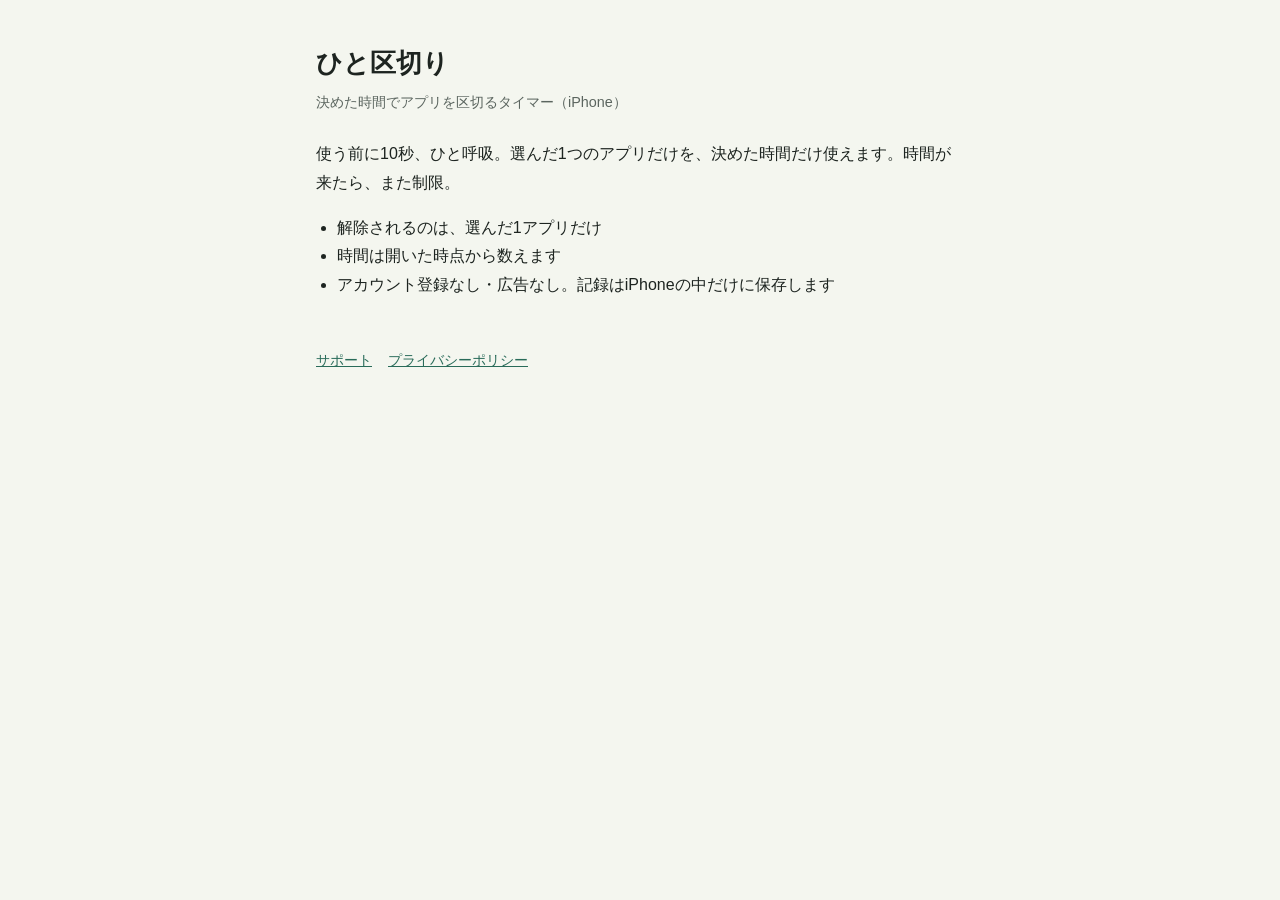
<file: index.html>
<!doctype html>
<html lang="ja">
<head>
<meta charset="utf-8">
<meta name="viewport" content="width=device-width, initial-scale=1">
<title>ひと区切り</title>
<link rel="stylesheet" href="style.css">
</head>
<body>
<main>
<h1>ひと区切り</h1>
<p class="meta">決めた時間でアプリを区切るタイマー（iPhone）</p>

<p>使う前に10秒、ひと呼吸。選んだ1つのアプリだけを、決めた時間だけ使えます。時間が来たら、また制限。</p>
<ul>
  <li>解除されるのは、選んだ1アプリだけ</li>
  <li>時間は開いた時点から数えます</li>
  <li>アカウント登録なし・広告なし。記録はiPhoneの中だけに保存します</li>
</ul>

<nav><a href="support.html">サポート</a><a href="privacy.html">プライバシーポリシー</a></nav>
</main>
</body>
</html>
</file>
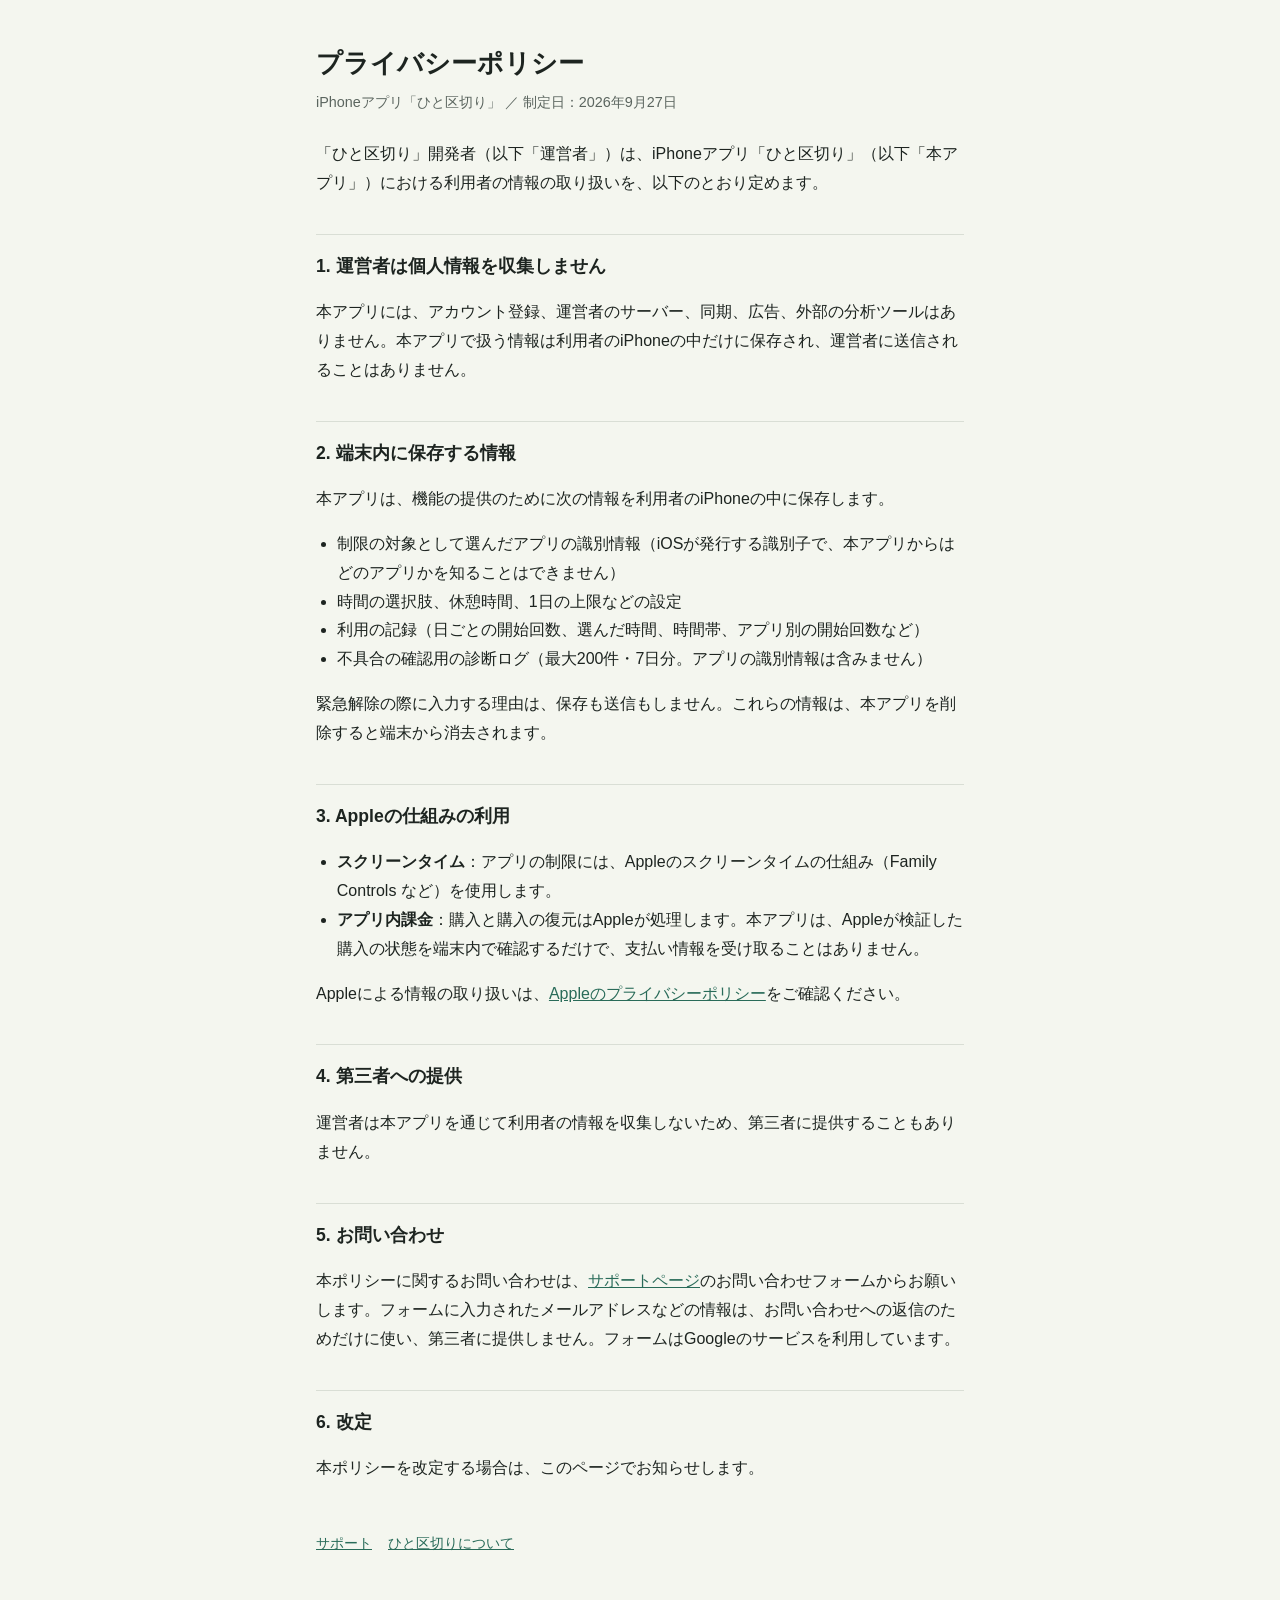
<file: privacy.html>
<!doctype html>
<html lang="ja">
<head>
<meta charset="utf-8">
<meta name="viewport" content="width=device-width, initial-scale=1">
<title>プライバシーポリシー｜ひと区切り</title>
<link rel="stylesheet" href="style.css">
</head>
<body>
<main>
<h1>プライバシーポリシー</h1>
<p class="meta">iPhoneアプリ「ひと区切り」 ／ 制定日：2026年9月27日</p>

<p>「ひと区切り」開発者（以下「運営者」）は、iPhoneアプリ「ひと区切り」（以下「本アプリ」）における利用者の情報の取り扱いを、以下のとおり定めます。</p>

<h2>1. 運営者は個人情報を収集しません</h2>
<p>本アプリには、アカウント登録、運営者のサーバー、同期、広告、外部の分析ツールはありません。本アプリで扱う情報は利用者のiPhoneの中だけに保存され、運営者に送信されることはありません。</p>

<h2>2. 端末内に保存する情報</h2>
<p>本アプリは、機能の提供のために次の情報を利用者のiPhoneの中に保存します。</p>
<ul>
  <li>制限の対象として選んだアプリの識別情報（iOSが発行する識別子で、本アプリからはどのアプリかを知ることはできません）</li>
  <li>時間の選択肢、休憩時間、1日の上限などの設定</li>
  <li>利用の記録（日ごとの開始回数、選んだ時間、時間帯、アプリ別の開始回数など）</li>
  <li>不具合の確認用の診断ログ（最大200件・7日分。アプリの識別情報は含みません）</li>
</ul>
<p>緊急解除の際に入力する理由は、保存も送信もしません。これらの情報は、本アプリを削除すると端末から消去されます。</p>

<h2>3. Appleの仕組みの利用</h2>
<ul>
  <li><strong>スクリーンタイム</strong>：アプリの制限には、Appleのスクリーンタイムの仕組み（Family Controls など）を使用します。</li>
  <li><strong>アプリ内課金</strong>：購入と購入の復元はAppleが処理します。本アプリは、Appleが検証した購入の状態を端末内で確認するだけで、支払い情報を受け取ることはありません。</li>
</ul>
<p>Appleによる情報の取り扱いは、<a href="https://www.apple.com/jp/legal/privacy/">Appleのプライバシーポリシー</a>をご確認ください。</p>

<h2>4. 第三者への提供</h2>
<p>運営者は本アプリを通じて利用者の情報を収集しないため、第三者に提供することもありません。</p>

<h2>5. お問い合わせ</h2>
<p>本ポリシーに関するお問い合わせは、<a href="support.html">サポートページ</a>のお問い合わせフォームからお願いします。フォームに入力されたメールアドレスなどの情報は、お問い合わせへの返信のためだけに使い、第三者に提供しません。フォームはGoogleのサービスを利用しています。</p>

<h2>6. 改定</h2>
<p>本ポリシーを改定する場合は、このページでお知らせします。</p>

<nav><a href="support.html">サポート</a><a href="index.html">ひと区切りについて</a></nav>
</main>
</body>
</html>
</file>
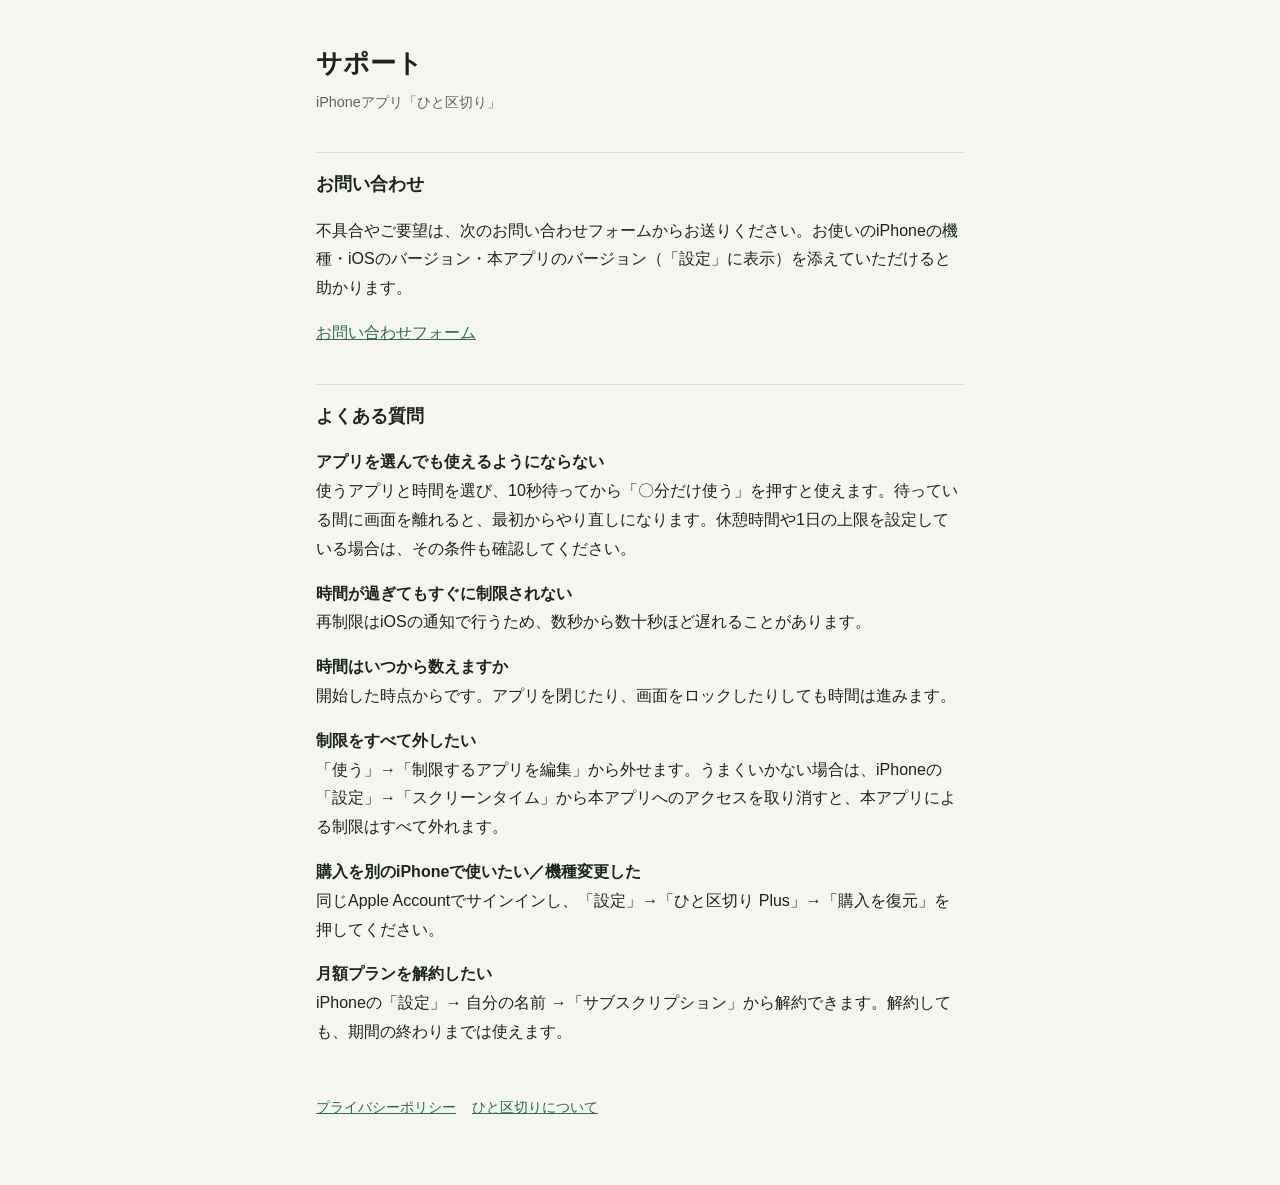
<file: support.html>
<!doctype html>
<html lang="ja">
<head>
<meta charset="utf-8">
<meta name="viewport" content="width=device-width, initial-scale=1">
<title>サポート｜ひと区切り</title>
<link rel="stylesheet" href="style.css">
</head>
<body>
<main>
<h1>サポート</h1>
<p class="meta">iPhoneアプリ「ひと区切り」</p>

<h2>お問い合わせ</h2>
<p>不具合やご要望は、次のお問い合わせフォームからお送りください。お使いのiPhoneの機種・iOSのバージョン・本アプリのバージョン（「設定」に表示）を添えていただけると助かります。</p>
<p><a href="https://docs.google.com/forms/d/e/1FAIpQLSdhdNhdYEBZoHMc33khxoS5QPfIlVgUgUaTlhdUQRta5IQaeg/viewform">お問い合わせフォーム</a></p>

<h2>よくある質問</h2>

<p><strong>アプリを選んでも使えるようにならない</strong><br>
使うアプリと時間を選び、10秒待ってから「〇分だけ使う」を押すと使えます。待っている間に画面を離れると、最初からやり直しになります。休憩時間や1日の上限を設定している場合は、その条件も確認してください。</p>

<p><strong>時間が過ぎてもすぐに制限されない</strong><br>
再制限はiOSの通知で行うため、数秒から数十秒ほど遅れることがあります。</p>

<p><strong>時間はいつから数えますか</strong><br>
開始した時点からです。アプリを閉じたり、画面をロックしたりしても時間は進みます。</p>

<p><strong>制限をすべて外したい</strong><br>
「使う」→「制限するアプリを編集」から外せます。うまくいかない場合は、iPhoneの「設定」→「スクリーンタイム」から本アプリへのアクセスを取り消すと、本アプリによる制限はすべて外れます。</p>

<p><strong>購入を別のiPhoneで使いたい／機種変更した</strong><br>
同じApple Accountでサインインし、「設定」→「ひと区切り Plus」→「購入を復元」を押してください。</p>

<p><strong>月額プランを解約したい</strong><br>
iPhoneの「設定」→ 自分の名前 →「サブスクリプション」から解約できます。解約しても、期間の終わりまでは使えます。</p>

<nav><a href="privacy.html">プライバシーポリシー</a><a href="index.html">ひと区切りについて</a></nav>
</main>
</body>
</html>
</file>
<file: style.css>
:root {
  --bg: #f4f6ef;
  --text: #1d2420;
  --muted: #5b655f;
  --accent: #296b59;
  --line: #d9ded5;
}
@media (prefers-color-scheme: dark) {
  :root {
    --bg: #141816;
    --text: #e6ebe7;
    --muted: #9aa59f;
    --accent: #7cc4ad;
    --line: #2c332f;
  }
}
* { box-sizing: border-box; }
body {
  margin: 0;
  background: var(--bg);
  color: var(--text);
  font-family: -apple-system, BlinkMacSystemFont, "Hiragino Sans", "Noto Sans JP", sans-serif;
  line-height: 1.8;
  -webkit-text-size-adjust: 100%;
}
main { max-width: 680px; margin: 0 auto; padding: 40px 16px 64px; }
h1 { font-size: 1.6rem; margin: 0 0 4px; }
h2 { font-size: 1.1rem; margin: 36px 0 8px; padding-top: 16px; border-top: 1px solid var(--line); }
p, li { font-size: 1rem; }
ul { padding-left: 1.3em; }
a { color: var(--accent); }
.meta { color: var(--muted); font-size: .9rem; margin: 0 0 24px; }
nav { margin-top: 48px; font-size: .9rem; color: var(--muted); }
nav a { margin-right: 16px; }
</file>
